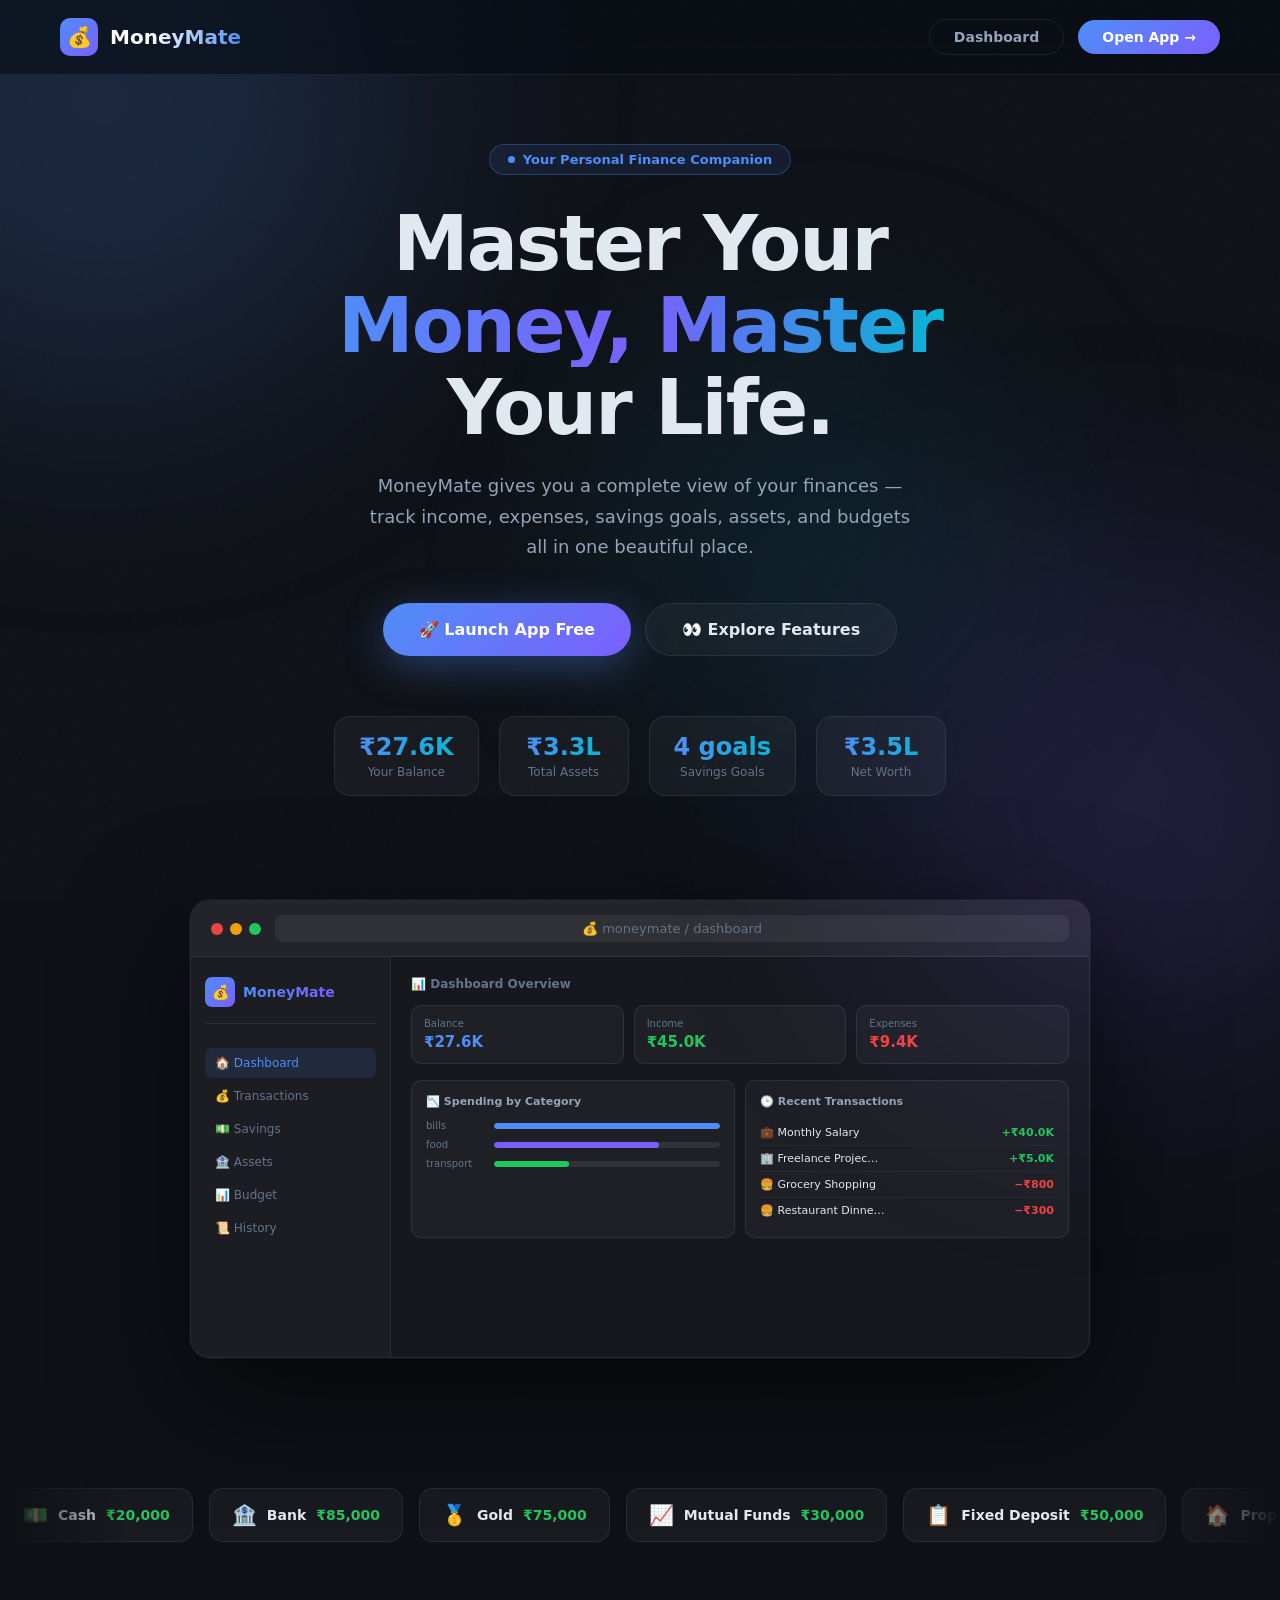
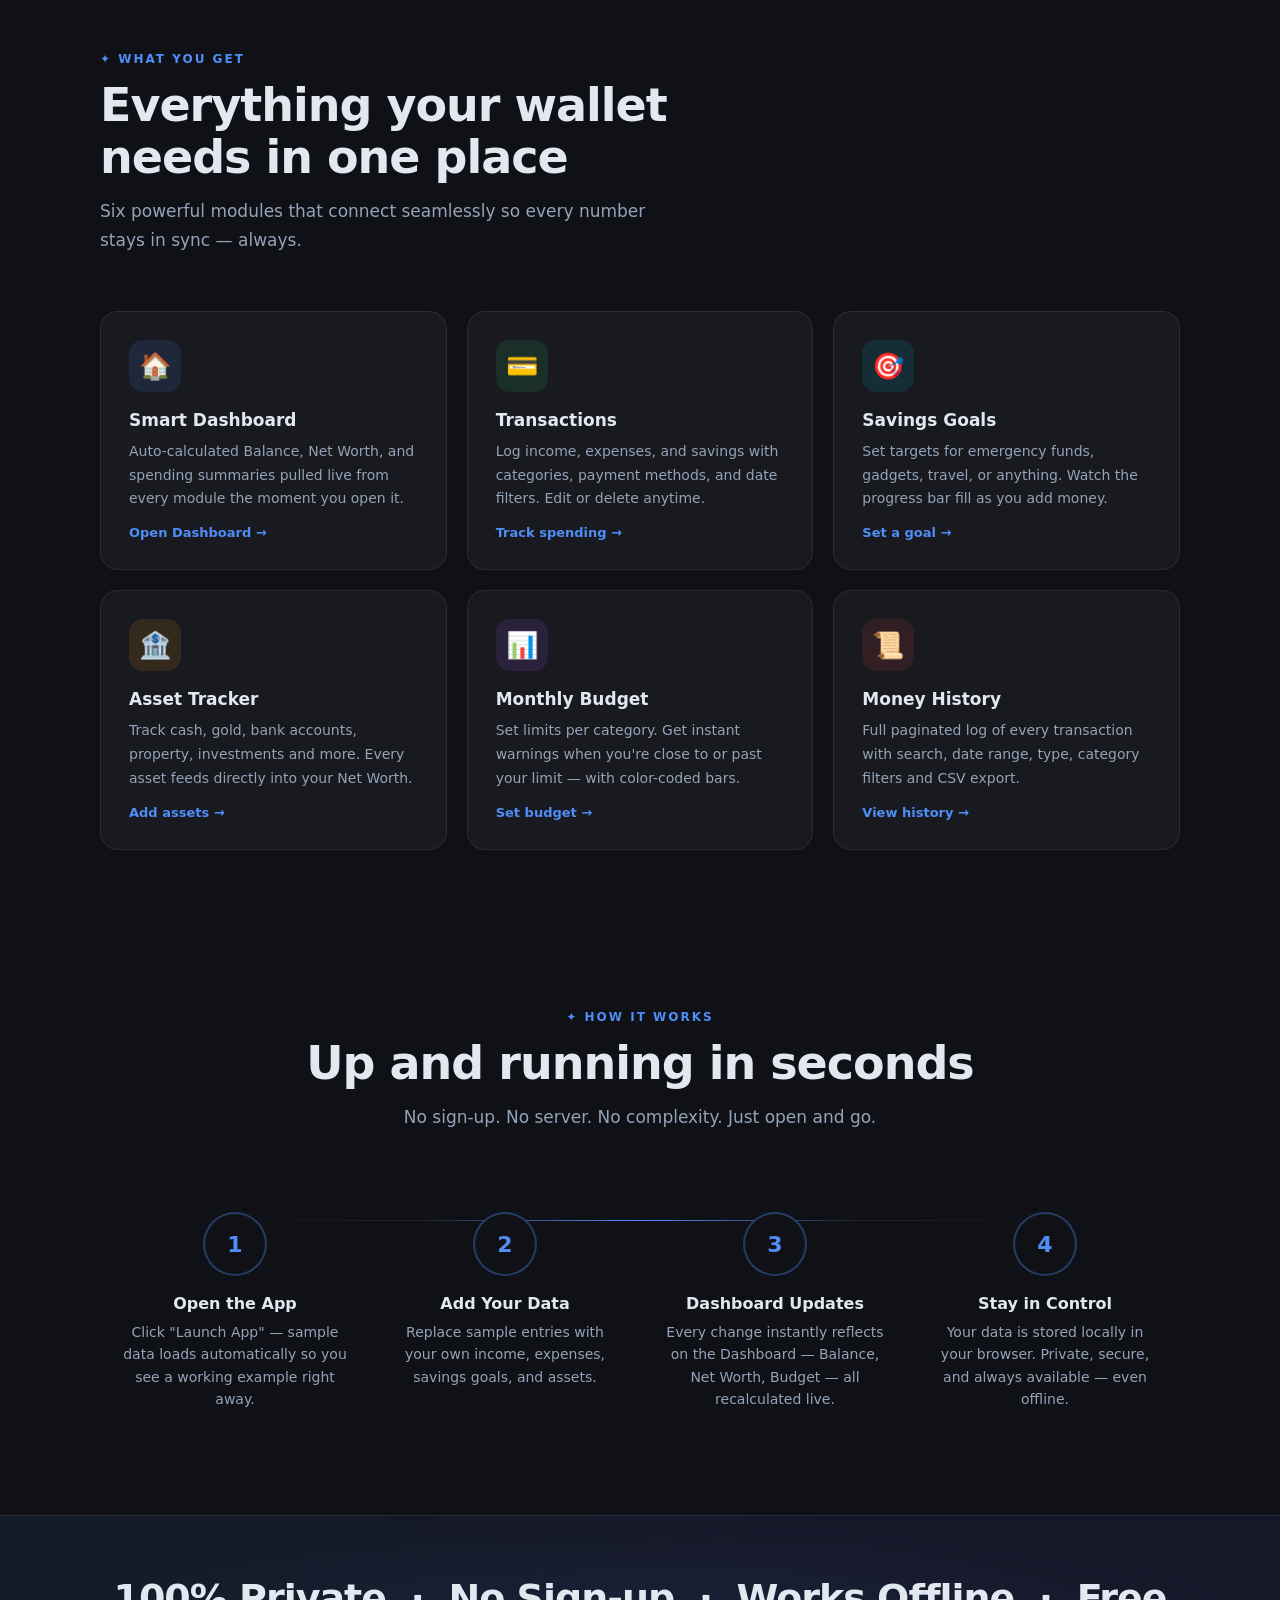
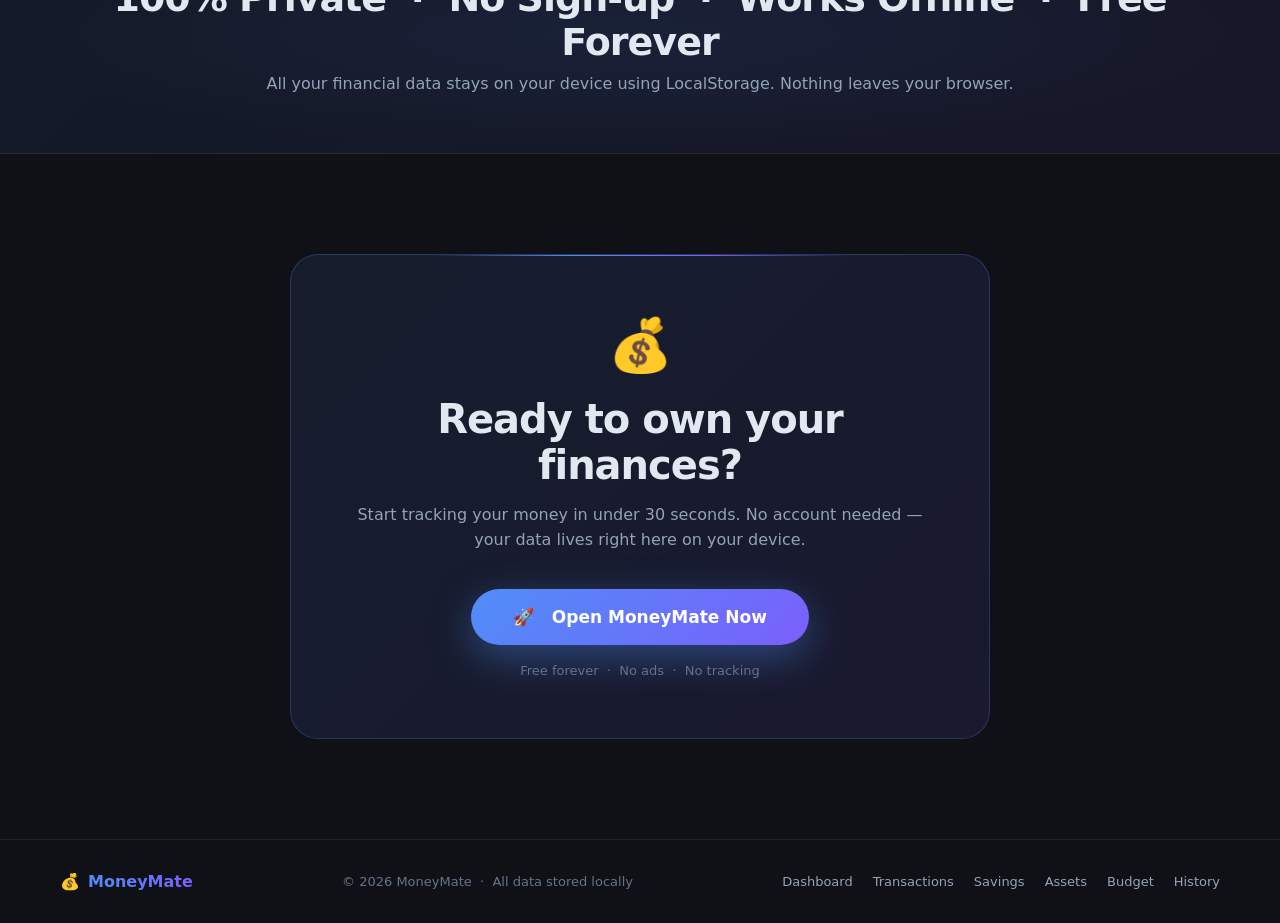
<file: index.html>
<!DOCTYPE html>
<html lang="en">
<head>
  <meta charset="UTF-8" />
  <meta name="viewport" content="width=device-width, initial-scale=1.0" />
  <title>MoneyMate — Take Control of Your Money</title>
  <link rel="stylesheet" href="shared.css" />
  <link rel="stylesheet" href="landing.css" />
</head>
<body>

<!-- Animated background orbs -->
<div class="orb orb1"></div>
<div class="orb orb2"></div>
<div class="orb orb3"></div>

<!-- ── Navbar ── -->
<nav class="land-nav">
  <div class="nav-logo">
    <div class="logo-badge">💰</div>
    <span class="logo-name">MoneyMate</span>
  </div>
  <div class="nav-cta">
    <a href="dashboard.html" class="btn-nav outline">Dashboard</a>
    <a href="dashboard.html" class="btn-nav filled">Open App →</a>
  </div>
</nav>

<!-- ── Hero ── -->
<section class="hero">
  <div class="hero-inner">
    <div class="hero-pill"><span class="dot"></span> Your Personal Finance Companion</div>
    <h1 class="hero-title">
      <span class="line1">Master Your</span>
      <span class="line2">Money, Master</span>
      <span class="line1">Your Life.</span>
    </h1>
    <p class="hero-sub">
      MoneyMate gives you a complete view of your finances — track income, expenses,
      savings goals, assets, and budgets all in one beautiful place.
    </p>
    <div class="hero-buttons">
      <a href="dashboard.html" class="btn-hero-primary">🚀 Launch App Free</a>
      <a href="#features"      class="btn-hero-secondary">👀 Explore Features</a>
    </div>
    <div class="hero-stats">
      <div class="hero-stat">
        <div class="hs-val" id="liveBalance">—</div>
        <div class="hs-label">Your Balance</div>
      </div>
      <div class="hero-stat">
        <div class="hs-val" id="liveAssets">—</div>
        <div class="hs-label">Total Assets</div>
      </div>
      <div class="hero-stat">
        <div class="hs-val" id="liveGoals">—</div>
        <div class="hs-label">Savings Goals</div>
      </div>
      <div class="hero-stat">
        <div class="hs-val" id="liveNetWorth">—</div>
        <div class="hs-label">Net Worth</div>
      </div>
    </div>
  </div>
</section>

<!-- ── App Preview Mockup ── -->
<section class="preview-section">
  <div class="mockup-frame">
    <div class="mockup-bar">
      <div class="mockup-dots">
        <span class="d1"></span><span class="d2"></span><span class="d3"></span>
      </div>
      <div class="mockup-url">💰 moneymate / dashboard</div>
    </div>
    <div class="mockup-body">
      <div class="mock-sidebar">
        <div class="mock-logo">
          <div class="mock-logo-box">💰</div>
          <div class="mock-logo-text">MoneyMate</div>
        </div>
        <div class="mock-nav-item active">🏠 Dashboard</div>
        <div class="mock-nav-item">💰 Transactions</div>
        <div class="mock-nav-item">💵 Savings</div>
        <div class="mock-nav-item">🏦 Assets</div>
        <div class="mock-nav-item">📊 Budget</div>
        <div class="mock-nav-item">📜 History</div>
      </div>
      <div class="mock-main">
        <div style="font-size:12px;color:var(--text3);margin-bottom:14px;font-weight:600">📊 Dashboard Overview</div>
        <div class="mock-stat-row">
          <div class="mock-stat">
            <div class="ms-label">Balance</div>
            <div class="ms-val ms-blue" id="mBalance">—</div>
          </div>
          <div class="mock-stat">
            <div class="ms-label">Income</div>
            <div class="ms-val ms-green" id="mIncome">—</div>
          </div>
          <div class="mock-stat">
            <div class="ms-label">Expenses</div>
            <div class="ms-val ms-red" id="mExpenses">—</div>
          </div>
        </div>
        <div class="mock-chart-row">
          <div class="mock-card">
            <div class="mock-card-title">📉 Spending by Category</div>
            <div id="mockBars"></div>
          </div>
          <div class="mock-card">
            <div class="mock-card-title">🕒 Recent Transactions</div>
            <div id="mockTxs"></div>
          </div>
        </div>
      </div>
    </div>
  </div>
</section>

<!-- ── Ticker ── -->
<div class="ticker-wrap">
  <div class="ticker-track" id="tickerTrack"></div>
</div>

<!-- ── Features ── -->
<section class="land-section" id="features">
  <div class="reveal">
    <div class="section-label">✦ What you get</div>
    <h2 class="section-title">Everything your wallet<br/>needs in one place</h2>
    <p class="section-sub">Six powerful modules that connect seamlessly so every number stays in sync — always.</p>
  </div>
  <div class="features-grid">
    <div class="feat-card reveal">
      <div class="feat-icon" style="background:rgba(79,142,247,.12)">🏠</div>
      <div class="feat-title">Smart Dashboard</div>
      <div class="feat-desc">Auto-calculated Balance, Net Worth, and spending summaries pulled live from every module the moment you open it.</div>
      <a href="dashboard.html" class="feat-link">Open Dashboard →</a>
    </div>
    <div class="feat-card reveal">
      <div class="feat-icon" style="background:rgba(34,197,94,.12)">💳</div>
      <div class="feat-title">Transactions</div>
      <div class="feat-desc">Log income, expenses, and savings with categories, payment methods, and date filters. Edit or delete anytime.</div>
      <a href="transactions.html" class="feat-link">Track spending →</a>
    </div>
    <div class="feat-card reveal">
      <div class="feat-icon" style="background:rgba(6,182,212,.12)">🎯</div>
      <div class="feat-title">Savings Goals</div>
      <div class="feat-desc">Set targets for emergency funds, gadgets, travel, or anything. Watch the progress bar fill as you add money.</div>
      <a href="savings.html" class="feat-link">Set a goal →</a>
    </div>
    <div class="feat-card reveal">
      <div class="feat-icon" style="background:rgba(245,158,11,.12)">🏦</div>
      <div class="feat-title">Asset Tracker</div>
      <div class="feat-desc">Track cash, gold, bank accounts, property, investments and more. Every asset feeds directly into your Net Worth.</div>
      <a href="assets.html" class="feat-link">Add assets →</a>
    </div>
    <div class="feat-card reveal">
      <div class="feat-icon" style="background:rgba(168,85,247,.12)">📊</div>
      <div class="feat-title">Monthly Budget</div>
      <div class="feat-desc">Set limits per category. Get instant warnings when you're close to or past your limit — with color-coded bars.</div>
      <a href="budget.html" class="feat-link">Set budget →</a>
    </div>
    <div class="feat-card reveal">
      <div class="feat-icon" style="background:rgba(239,68,68,.12)">📜</div>
      <div class="feat-title">Money History</div>
      <div class="feat-desc">Full paginated log of every transaction with search, date range, type, category filters and CSV export.</div>
      <a href="history.html" class="feat-link">View history →</a>
    </div>
  </div>
</section>

<!-- ── How it works ── -->
<section class="land-section">
  <div class="reveal" style="text-align:center">
    <div class="section-label" style="text-align:center">✦ How it works</div>
    <h2 class="section-title" style="text-align:center">Up and running in seconds</h2>
    <p class="section-sub" style="text-align:center;margin:0 auto 56px">No sign-up. No server. No complexity. Just open and go.</p>
  </div>
  <div class="steps-grid">
    <div class="step reveal">
      <div class="step-num">1</div>
      <div class="step-title">Open the App</div>
      <div class="step-desc">Click "Launch App" — sample data loads automatically so you see a working example right away.</div>
    </div>
    <div class="step reveal">
      <div class="step-num">2</div>
      <div class="step-title">Add Your Data</div>
      <div class="step-desc">Replace sample entries with your own income, expenses, savings goals, and assets.</div>
    </div>
    <div class="step reveal">
      <div class="step-num">3</div>
      <div class="step-title">Dashboard Updates</div>
      <div class="step-desc">Every change instantly reflects on the Dashboard — Balance, Net Worth, Budget — all recalculated live.</div>
    </div>
    <div class="step reveal">
      <div class="step-num">4</div>
      <div class="step-title">Stay in Control</div>
      <div class="step-desc">Your data is stored locally in your browser. Private, secure, and always available — even offline.</div>
    </div>
  </div>
</section>

<!-- ── Privacy strip ── -->
<div class="strip reveal">
  <div class="strip-title">100% Private &nbsp;·&nbsp; No Sign-up &nbsp;·&nbsp; Works Offline &nbsp;·&nbsp; Free Forever</div>
  <div class="strip-sub">All your financial data stays on your device using LocalStorage. Nothing leaves your browser.</div>
</div>

<!-- ── CTA ── -->
<section class="cta-section">
  <div class="cta-box reveal">
    <span class="cta-emoji">💰</span>
    <h2 class="cta-title">Ready to own your finances?</h2>
    <p class="cta-sub">Start tracking your money in under 30 seconds. No account needed — your data lives right here on your device.</p>
    <a href="dashboard.html" class="btn-cta">🚀 &nbsp; Open MoneyMate Now</a>
    <div class="cta-note">Free forever &nbsp;·&nbsp; No ads &nbsp;·&nbsp; No tracking</div>
  </div>
</section>

<!-- ── Footer ── -->
<footer class="land-footer">
  <div class="footer-logo">
    <span>💰</span>
    <span style="background:linear-gradient(90deg,var(--accent),var(--accent2));-webkit-background-clip:text;-webkit-text-fill-color:transparent;background-clip:text">MoneyMate</span>
  </div>
  <div class="footer-copy">© 2026 MoneyMate &nbsp;·&nbsp; All data stored locally</div>
  <div class="footer-links">
    <a href="dashboard.html">Dashboard</a>
    <a href="transactions.html">Transactions</a>
    <a href="savings.html">Savings</a>
    <a href="assets.html">Assets</a>
    <a href="budget.html">Budget</a>
    <a href="history.html">History</a>
  </div>
</footer>

<script src="shared.js"></script>
<script src="landing.js"></script>
</body>
</html>
</file>
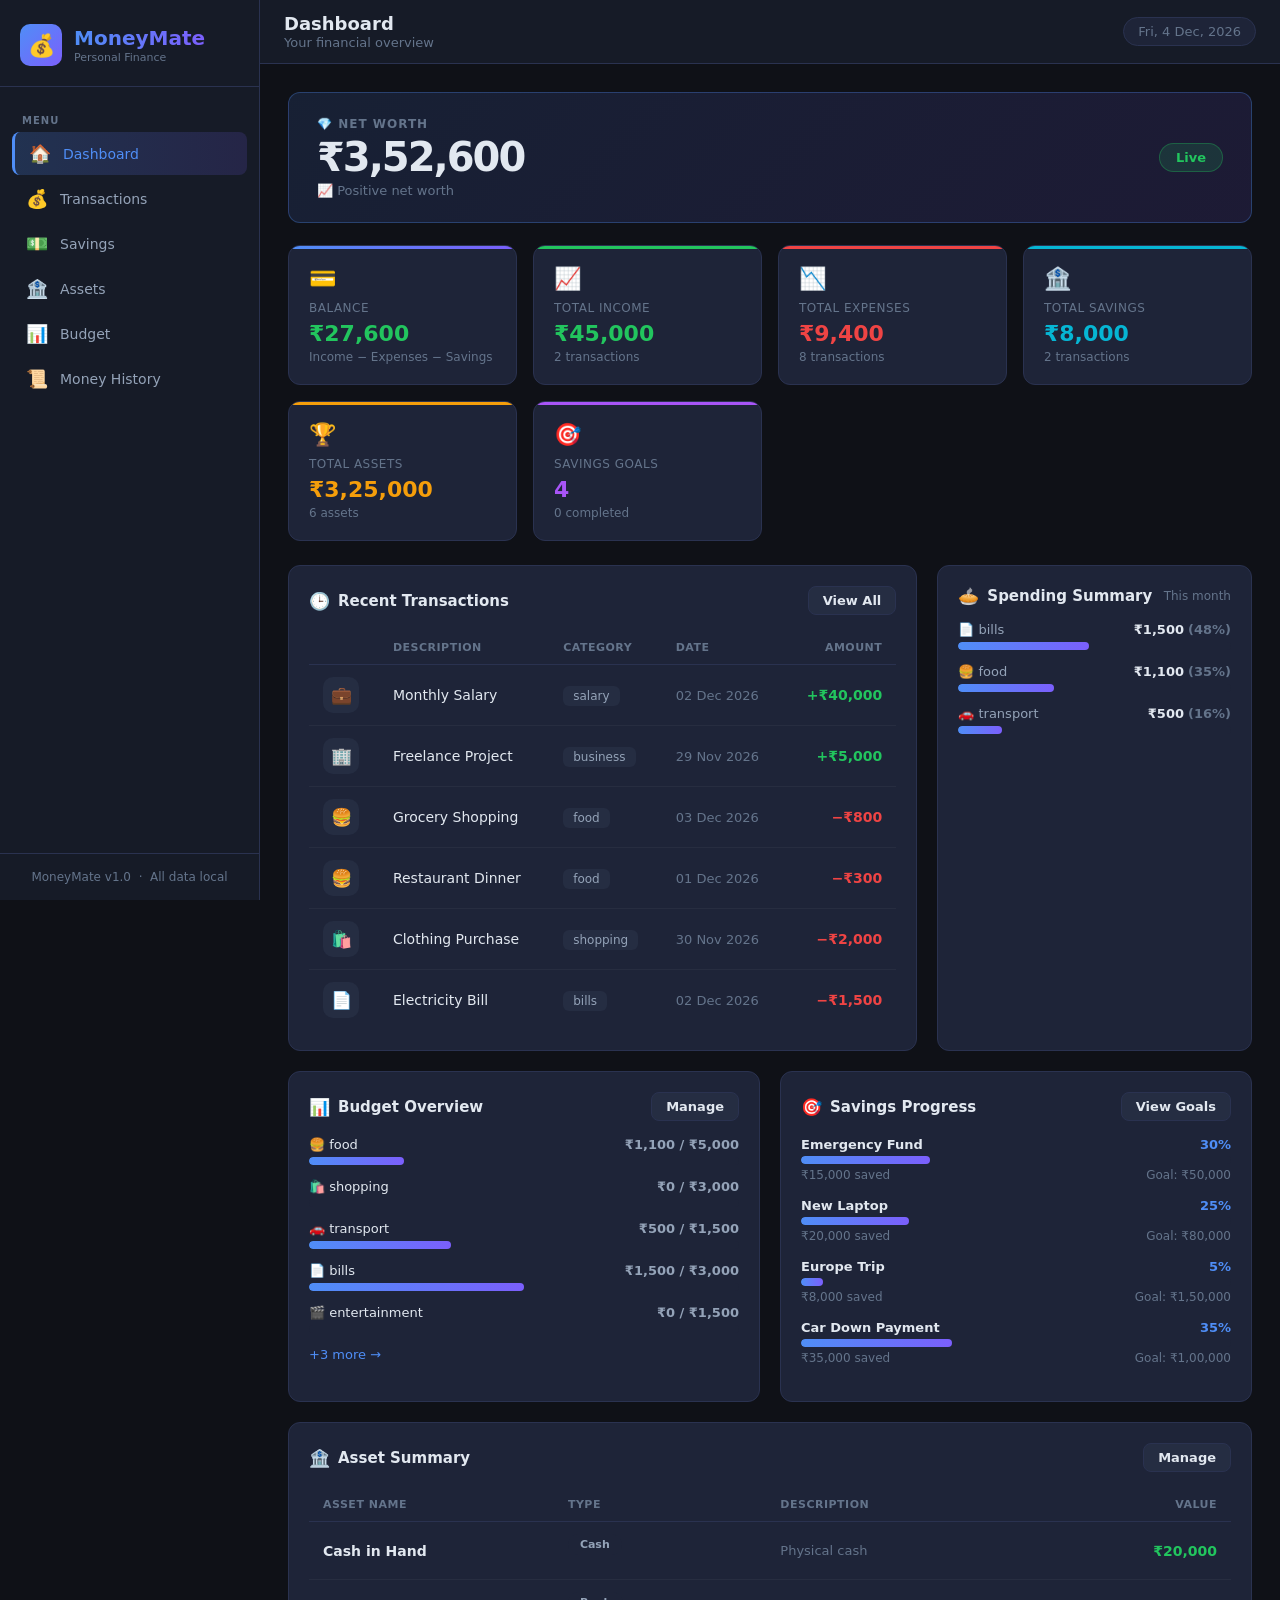
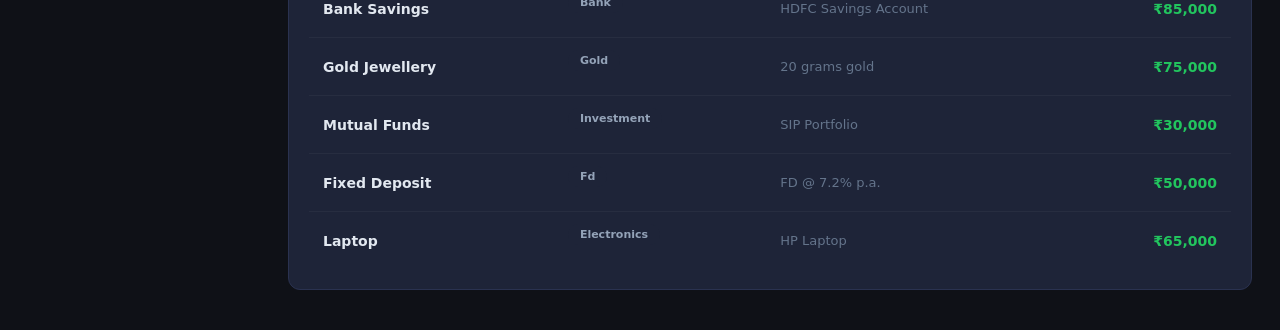
<file: dashboard.html>
<!DOCTYPE html>
<html lang="en">
<head>
  <meta charset="UTF-8" />
  <meta name="viewport" content="width=device-width, initial-scale=1.0" />
  <title>MoneyMate — Dashboard</title>
  <link rel="stylesheet" href="shared.css" />
  <link rel="stylesheet" href="dashboard.css" />
</head>
<body>
<div class="layout">

  <aside class="sidebar" id="sidebar">
    <div class="sidebar-logo">
      <div class="logo-icon">💰</div>
      <div>
        <div class="logo-text">MoneyMate</div>
        <div class="logo-sub">Personal Finance</div>
      </div>
    </div>
    <nav class="nav-menu">
      <div class="nav-section-label">Menu</div>
      <a href="dashboard.html"    class="nav-link"><span class="nav-icon">🏠</span><span class="nav-label">Dashboard</span></a>
      <a href="transactions.html" class="nav-link"><span class="nav-icon">💰</span><span class="nav-label">Transactions</span></a>
      <a href="savings.html"      class="nav-link"><span class="nav-icon">💵</span><span class="nav-label">Savings</span></a>
      <a href="assets.html"       class="nav-link"><span class="nav-icon">🏦</span><span class="nav-label">Assets</span></a>
      <a href="budget.html"       class="nav-link"><span class="nav-icon">📊</span><span class="nav-label">Budget</span></a>
      <a href="history.html"      class="nav-link"><span class="nav-icon">📜</span><span class="nav-label">Money History</span></a>
    </nav>
    <div class="sidebar-footer">MoneyMate v1.0 &nbsp;·&nbsp; All data local</div>
  </aside>
  <div id="sidebarOverlay"></div>

  <div class="main-content">
    <header class="top-header">
      <div class="header-left">
        <button class="menu-toggle" id="menuToggle">☰</button>
        <div>
          <div class="header-title">Dashboard</div>
          <div class="header-subtitle">Your financial overview</div>
        </div>
      </div>
      <div class="header-right">
        <div class="header-date" id="headerDate"></div>
      </div>
    </header>

    <main class="page-content">

      <!-- Net Worth Banner -->
      <div class="networth-banner">
        <div class="nw-left">
          <div class="nw-label">💎 Net Worth</div>
          <div class="nw-value" id="netWorthVal">₹0</div>
          <div class="nw-sub" id="netWorthSub">Total Assets + Balance</div>
        </div>
        <div class="nw-right">
          <span class="nw-badge">Live</span>
        </div>
      </div>

      <!-- Stat Cards -->
      <div class="stats-grid">
        <div class="stat-card blue">
          <div class="stat-icon">💳</div>
          <div class="stat-label">Balance</div>
          <div class="stat-value" id="statBalance">₹0</div>
          <div class="stat-change">Income − Expenses − Savings</div>
        </div>
        <div class="stat-card green">
          <div class="stat-icon">📈</div>
          <div class="stat-label">Total Income</div>
          <div class="stat-value positive" id="statIncome">₹0</div>
          <div class="stat-change" id="incomeCount">0 transactions</div>
        </div>
        <div class="stat-card red">
          <div class="stat-icon">📉</div>
          <div class="stat-label">Total Expenses</div>
          <div class="stat-value negative" id="statExpenses">₹0</div>
          <div class="stat-change" id="expenseCount">0 transactions</div>
        </div>
        <div class="stat-card cyan">
          <div class="stat-icon">🏦</div>
          <div class="stat-label">Total Savings</div>
          <div class="stat-value" style="color:var(--cyan)" id="statSavings">₹0</div>
          <div class="stat-change" id="savingCount">0 transactions</div>
        </div>
        <div class="stat-card yellow">
          <div class="stat-icon">🏆</div>
          <div class="stat-label">Total Assets</div>
          <div class="stat-value" style="color:var(--yellow)" id="statAssets">₹0</div>
          <div class="stat-change" id="assetCount">0 assets</div>
        </div>
        <div class="stat-card purple">
          <div class="stat-icon">🎯</div>
          <div class="stat-label">Savings Goals</div>
          <div class="stat-value" style="color:var(--purple)" id="statGoals">0</div>
          <div class="stat-change" id="goalsProgress">Active goals</div>
        </div>
      </div>

      <!-- Recent Transactions + Spending Summary -->
      <div class="dash-row">
        <div class="card">
          <div class="card-header">
            <div class="card-title"><span class="card-title-icon">🕒</span> Recent Transactions</div>
            <a href="transactions.html" class="btn btn-secondary btn-sm">View All</a>
          </div>
          <div class="table-wrap">
            <table>
              <thead>
                <tr>
                  <th></th>
                  <th>Description</th>
                  <th>Category</th>
                  <th>Date</th>
                  <th class="text-right">Amount</th>
                </tr>
              </thead>
              <tbody id="recentTxBody">
                <tr><td colspan="5" class="text-center text-muted" style="padding:24px">Loading…</td></tr>
              </tbody>
            </table>
          </div>
        </div>
        <div class="card">
          <div class="card-header">
            <div class="card-title"><span class="card-title-icon">🥧</span> Spending Summary</div>
            <span class="text-muted" style="font-size:12px">This month</span>
          </div>
          <div id="spendingSummary"></div>
        </div>
      </div>

      <!-- Budget Overview + Savings Progress -->
      <div class="dash-row-equal">
        <div class="card">
          <div class="card-header">
            <div class="card-title"><span class="card-title-icon">📊</span> Budget Overview</div>
            <a href="budget.html" class="btn btn-secondary btn-sm">Manage</a>
          </div>
          <div id="budgetOverview"></div>
        </div>
        <div class="card">
          <div class="card-header">
            <div class="card-title"><span class="card-title-icon">🎯</span> Savings Progress</div>
            <a href="savings.html" class="btn btn-secondary btn-sm">View Goals</a>
          </div>
          <div id="savingsProgress"></div>
        </div>
      </div>

      <!-- Asset Summary -->
      <div class="card">
        <div class="card-header">
          <div class="card-title"><span class="card-title-icon">🏦</span> Asset Summary</div>
          <a href="assets.html" class="btn btn-secondary btn-sm">Manage</a>
        </div>
        <div class="table-wrap">
          <table>
            <thead>
              <tr>
                <th>Asset Name</th>
                <th>Type</th>
                <th>Description</th>
                <th class="text-right">Value</th>
              </tr>
            </thead>
            <tbody id="assetSummaryBody"></tbody>
          </table>
        </div>
      </div>

    </main>
  </div>
</div>

<script src="shared.js"></script>
<script src="dashboard.js"></script>
</body>
</html>
</file>
<file: shared.css>
/* ============================================================
   MoneyMate — Shared Stylesheet
   ============================================================ */

/* ─── CSS Variables ──────────────────────────────────────── */
:root {
  --bg:          #0f1117;
  --bg2:         #161b27;
  --bg3:         #1e2438;
  --surface:     #1e2438;
  --surface2:    #252d42;
  --border:      #2a3250;
  --accent:      #4f8ef7;
  --accent2:     #7b5ffc;
  --green:       #22c55e;
  --red:         #ef4444;
  --yellow:      #f59e0b;
  --orange:      #f97316;
  --cyan:        #06b6d4;
  --purple:      #a855f7;
  --text:        #e2e8f0;
  --text2:       #94a3b8;
  --text3:       #64748b;
  --sidebar-w:   260px;
  --radius:      12px;
  --radius-sm:   8px;
  --shadow:      0 4px 24px rgba(0,0,0,.4);
  --transition:  .2s ease;
}

/* ─── Reset ──────────────────────────────────────────────── */
*, *::before, *::after { box-sizing: border-box; margin: 0; padding: 0; }
html { scroll-behavior: smooth; }
body {
  font-family: 'Segoe UI', system-ui, -apple-system, sans-serif;
  background: var(--bg);
  color: var(--text);
  min-height: 100vh;
  overflow-x: hidden;
}
a { text-decoration: none; color: inherit; }
ul { list-style: none; }
button { cursor: pointer; font-family: inherit; border: none; outline: none; }
input, select, textarea { font-family: inherit; }
img { max-width: 100%; }

/* ─── Layout ─────────────────────────────────────────────── */
.layout {
  display: flex;
  min-height: 100vh;
}

/* ─── Sidebar ────────────────────────────────────────────── */
.sidebar {
  width: var(--sidebar-w);
  background: var(--bg2);
  border-right: 1px solid var(--border);
  position: fixed;
  top: 0; left: 0;
  height: 100vh;
  display: flex;
  flex-direction: column;
  z-index: 200;
  transition: transform var(--transition);
}

.sidebar-logo {
  padding: 24px 20px 20px;
  border-bottom: 1px solid var(--border);
  display: flex;
  align-items: center;
  gap: 12px;
}
.sidebar-logo .logo-icon {
  width: 42px; height: 42px;
  background: linear-gradient(135deg, var(--accent), var(--accent2));
  border-radius: 10px;
  display: flex; align-items: center; justify-content: center;
  font-size: 22px;
}
.sidebar-logo .logo-text {
  font-size: 20px;
  font-weight: 700;
  background: linear-gradient(90deg, var(--accent), var(--accent2));
  -webkit-background-clip: text;
  -webkit-text-fill-color: transparent;
  background-clip: text;
}
.sidebar-logo .logo-sub {
  font-size: 11px;
  color: var(--text3);
  margin-top: 1px;
}

.nav-menu {
  flex: 1;
  padding: 16px 12px;
  overflow-y: auto;
}

.nav-section-label {
  font-size: 10px;
  font-weight: 600;
  letter-spacing: 1px;
  color: var(--text3);
  text-transform: uppercase;
  padding: 12px 10px 6px;
}

.nav-link {
  display: flex;
  align-items: center;
  gap: 12px;
  padding: 11px 14px;
  border-radius: var(--radius-sm);
  color: var(--text2);
  font-size: 14px;
  font-weight: 500;
  transition: background var(--transition), color var(--transition);
  margin-bottom: 2px;
}
.nav-link:hover {
  background: var(--bg3);
  color: var(--text);
}
.nav-link.active {
  background: linear-gradient(90deg, rgba(79,142,247,.2), rgba(123,95,252,.15));
  color: var(--accent);
  border-left: 3px solid var(--accent);
}
.nav-link .nav-icon { font-size: 18px; width: 22px; text-align: center; }
.nav-link .nav-label { flex: 1; }

.sidebar-footer {
  padding: 16px 20px;
  border-top: 1px solid var(--border);
  font-size: 12px;
  color: var(--text3);
  text-align: center;
}

/* ─── Main Content ───────────────────────────────────────── */
.main-content {
  margin-left: var(--sidebar-w);
  flex: 1;
  display: flex;
  flex-direction: column;
  min-height: 100vh;
}

/* ─── Top Header ─────────────────────────────────────────── */
.top-header {
  position: sticky;
  top: 0;
  z-index: 100;
  background: var(--bg2);
  border-bottom: 1px solid var(--border);
  padding: 0 24px;
  height: 64px;
  display: flex;
  align-items: center;
  justify-content: space-between;
  backdrop-filter: blur(10px);
}
.header-left {
  display: flex;
  align-items: center;
  gap: 14px;
}
.header-title {
  font-size: 18px;
  font-weight: 600;
  color: var(--text);
}
.header-subtitle {
  font-size: 13px;
  color: var(--text3);
  margin-top: 1px;
}
.header-right {
  display: flex;
  align-items: center;
  gap: 12px;
}
.header-date {
  font-size: 13px;
  color: var(--text3);
  background: var(--surface);
  padding: 6px 14px;
  border-radius: 20px;
  border: 1px solid var(--border);
}
.menu-toggle {
  display: none;
  background: var(--surface);
  border: 1px solid var(--border);
  color: var(--text);
  width: 38px; height: 38px;
  border-radius: var(--radius-sm);
  font-size: 18px;
  align-items: center;
  justify-content: center;
}

/* ─── Page Content ───────────────────────────────────────── */
.page-content {
  flex: 1;
  padding: 28px 28px 40px;
}

/* ─── Cards ──────────────────────────────────────────────── */
.card {
  background: var(--surface);
  border: 1px solid var(--border);
  border-radius: var(--radius);
  padding: 20px;
  transition: box-shadow var(--transition);
}
.card:hover { box-shadow: 0 8px 32px rgba(0,0,0,.35); }
.card-header {
  display: flex;
  align-items: center;
  justify-content: space-between;
  margin-bottom: 16px;
}
.card-title {
  font-size: 15px;
  font-weight: 600;
  color: var(--text);
  display: flex;
  align-items: center;
  gap: 8px;
}
.card-title-icon {
  font-size: 17px;
}

/* ─── Stat Cards (Dashboard) ─────────────────────────────── */
.stats-grid {
  display: grid;
  grid-template-columns: repeat(auto-fit, minmax(190px, 1fr));
  gap: 16px;
  margin-bottom: 28px;
}
.stat-card {
  background: var(--surface);
  border: 1px solid var(--border);
  border-radius: var(--radius);
  padding: 20px;
  position: relative;
  overflow: hidden;
  transition: transform var(--transition), box-shadow var(--transition);
}
.stat-card::before {
  content: '';
  position: absolute;
  top: 0; left: 0; right: 0;
  height: 3px;
  border-radius: var(--radius) var(--radius) 0 0;
}
.stat-card.blue::before   { background: linear-gradient(90deg, var(--accent), var(--accent2)); }
.stat-card.green::before  { background: var(--green); }
.stat-card.red::before    { background: var(--red); }
.stat-card.yellow::before { background: var(--yellow); }
.stat-card.cyan::before   { background: var(--cyan); }
.stat-card.purple::before { background: var(--purple); }

.stat-card:hover { transform: translateY(-2px); box-shadow: var(--shadow); }
.stat-icon {
  font-size: 22px;
  margin-bottom: 10px;
}
.stat-label {
  font-size: 12px;
  color: var(--text3);
  font-weight: 500;
  text-transform: uppercase;
  letter-spacing: .5px;
  margin-bottom: 6px;
}
.stat-value {
  font-size: 22px;
  font-weight: 700;
  color: var(--text);
}
.stat-value.positive { color: var(--green); }
.stat-value.negative { color: var(--red); }
.stat-change {
  font-size: 12px;
  color: var(--text3);
  margin-top: 4px;
}

/* ─── Dashboard Grid ─────────────────────────────────────── */
.dash-grid {
  display: grid;
  grid-template-columns: 1fr 1fr;
  gap: 20px;
  margin-bottom: 20px;
}
.dash-grid.three { grid-template-columns: 1fr 1fr 1fr; }
.dash-grid.wide  { grid-template-columns: 2fr 1fr; }
@media (max-width: 1100px) {
  .dash-grid { grid-template-columns: 1fr; }
  .dash-grid.wide { grid-template-columns: 1fr; }
}

/* ─── Tables ─────────────────────────────────────────────── */
.table-wrap { overflow-x: auto; }
table {
  width: 100%;
  border-collapse: collapse;
  font-size: 14px;
}
thead th {
  padding: 10px 14px;
  text-align: left;
  font-size: 11px;
  font-weight: 600;
  text-transform: uppercase;
  letter-spacing: .5px;
  color: var(--text3);
  border-bottom: 1px solid var(--border);
}
tbody td {
  padding: 12px 14px;
  border-bottom: 1px solid rgba(255,255,255,.04);
  color: var(--text);
  vertical-align: middle;
}
tbody tr:hover td { background: var(--surface2); }
tbody tr:last-child td { border-bottom: none; }

.amount-positive { color: var(--green); font-weight: 600; }
.amount-negative { color: var(--red); font-weight: 600; }
.amount-saving   { color: var(--cyan); font-weight: 600; }

/* ─── Badges ─────────────────────────────────────────────── */
.badge {
  display: inline-block;
  padding: 3px 10px;
  border-radius: 20px;
  font-size: 11px;
  font-weight: 600;
  text-transform: capitalize;
}
.badge-income  { background: rgba(34,197,94,.15);  color: var(--green); }
.badge-expense { background: rgba(239,68,68,.15);  color: var(--red); }
.badge-saving  { background: rgba(6,182,212,.15);  color: var(--cyan); }

.badge-cat {
  background: var(--surface2);
  color: var(--text2);
  padding: 3px 10px;
  border-radius: 6px;
  font-size: 12px;
}

/* ─── Progress Bar ───────────────────────────────────────── */
.progress-wrap { width: 100%; background: var(--bg3); border-radius: 8px; height: 8px; overflow: hidden; }
.progress-bar {
  height: 100%;
  border-radius: 8px;
  transition: width .5s ease;
  background: linear-gradient(90deg, var(--accent), var(--accent2));
}
.progress-bar.green  { background: var(--green); }
.progress-bar.yellow { background: var(--yellow); }
.progress-bar.red    { background: var(--red); }
.progress-bar.cyan   { background: var(--cyan); }

/* ─── Forms ──────────────────────────────────────────────── */
.form-group { margin-bottom: 16px; }
.form-label {
  display: block;
  font-size: 13px;
  color: var(--text2);
  margin-bottom: 6px;
  font-weight: 500;
}
.form-input, .form-select, .form-textarea {
  width: 100%;
  background: var(--bg3);
  border: 1px solid var(--border);
  border-radius: var(--radius-sm);
  color: var(--text);
  padding: 10px 14px;
  font-size: 14px;
  transition: border-color var(--transition);
}
.form-input:focus, .form-select:focus, .form-textarea:focus {
  outline: none;
  border-color: var(--accent);
  box-shadow: 0 0 0 3px rgba(79,142,247,.12);
}
.form-select option { background: var(--bg2); }
.form-textarea { resize: vertical; min-height: 80px; }
.form-row { display: grid; grid-template-columns: 1fr 1fr; gap: 16px; }
.form-row.three { grid-template-columns: 1fr 1fr 1fr; }

/* ─── Buttons ────────────────────────────────────────────── */
.btn {
  display: inline-flex;
  align-items: center;
  gap: 7px;
  padding: 9px 18px;
  border-radius: var(--radius-sm);
  font-size: 14px;
  font-weight: 600;
  transition: all var(--transition);
}
.btn-primary {
  background: linear-gradient(135deg, var(--accent), var(--accent2));
  color: #fff;
}
.btn-primary:hover { opacity: .88; transform: translateY(-1px); }
.btn-secondary {
  background: var(--surface2);
  color: var(--text);
  border: 1px solid var(--border);
}
.btn-secondary:hover { background: var(--bg3); }
.btn-danger {
  background: rgba(239,68,68,.15);
  color: var(--red);
  border: 1px solid rgba(239,68,68,.3);
}
.btn-danger:hover { background: rgba(239,68,68,.25); }
.btn-success {
  background: rgba(34,197,94,.15);
  color: var(--green);
  border: 1px solid rgba(34,197,94,.3);
}
.btn-success:hover { background: rgba(34,197,94,.25); }
.btn-icon {
  padding: 7px;
  width: 32px; height: 32px;
  justify-content: center;
  background: var(--surface2);
  border: 1px solid var(--border);
  border-radius: var(--radius-sm);
  color: var(--text2);
  font-size: 15px;
}
.btn-icon:hover { color: var(--text); background: var(--bg3); }
.btn-sm { padding: 6px 14px; font-size: 13px; }

/* ─── Modal ──────────────────────────────────────────────── */
.modal-overlay {
  position: fixed;
  inset: 0;
  background: rgba(0,0,0,.65);
  z-index: 500;
  display: flex;
  align-items: center;
  justify-content: center;
  padding: 20px;
  opacity: 0;
  pointer-events: none;
  transition: opacity var(--transition);
}
.modal-overlay.open {
  opacity: 1;
  pointer-events: all;
}
.modal {
  background: var(--bg2);
  border: 1px solid var(--border);
  border-radius: var(--radius);
  width: 100%;
  max-width: 500px;
  max-height: 90vh;
  overflow-y: auto;
  box-shadow: var(--shadow);
  transform: translateY(20px);
  transition: transform var(--transition);
}
.modal-overlay.open .modal { transform: translateY(0); }
.modal-header {
  padding: 20px 24px 0;
  display: flex;
  align-items: center;
  justify-content: space-between;
}
.modal-title { font-size: 17px; font-weight: 700; }
.modal-close {
  background: var(--surface);
  border: 1px solid var(--border);
  color: var(--text2);
  width: 32px; height: 32px;
  border-radius: var(--radius-sm);
  font-size: 18px;
  display: flex; align-items: center; justify-content: center;
  transition: color var(--transition), background var(--transition);
}
.modal-close:hover { color: var(--text); background: var(--surface2); }
.modal-body { padding: 20px 24px; }
.modal-footer {
  padding: 0 24px 20px;
  display: flex;
  gap: 10px;
  justify-content: flex-end;
}

/* ─── Search & Filter Bar ────────────────────────────────── */
.search-bar {
  display: flex;
  gap: 10px;
  align-items: center;
  flex-wrap: wrap;
  margin-bottom: 20px;
}
.search-input-wrap {
  position: relative;
  flex: 1;
  min-width: 180px;
}
.search-input-wrap .search-icon {
  position: absolute;
  left: 12px;
  top: 50%;
  transform: translateY(-50%);
  color: var(--text3);
  font-size: 15px;
  pointer-events: none;
}
.search-input-wrap input {
  padding-left: 38px;
}

/* ─── Empty State ────────────────────────────────────────── */
.empty-state {
  text-align: center;
  padding: 52px 20px;
  color: var(--text3);
}
.empty-state .empty-icon { font-size: 52px; margin-bottom: 14px; }
.empty-state .empty-title { font-size: 16px; font-weight: 600; color: var(--text2); margin-bottom: 6px; }
.empty-state .empty-desc  { font-size: 14px; }

/* ─── Page Header Area ───────────────────────────────────── */
.page-heading {
  display: flex;
  align-items: center;
  justify-content: space-between;
  margin-bottom: 24px;
  flex-wrap: wrap;
  gap: 12px;
}
.page-heading h2 {
  font-size: 22px;
  font-weight: 700;
}
.page-heading p {
  font-size: 13px;
  color: var(--text3);
  margin-top: 3px;
}

/* ─── Savings Goal Card ──────────────────────────────────── */
.goals-grid {
  display: grid;
  grid-template-columns: repeat(auto-fill, minmax(280px, 1fr));
  gap: 16px;
}
.goal-card {
  background: var(--surface);
  border: 1px solid var(--border);
  border-radius: var(--radius);
  padding: 20px;
  transition: transform var(--transition), box-shadow var(--transition);
}
.goal-card:hover { transform: translateY(-2px); box-shadow: var(--shadow); }
.goal-name { font-size: 16px; font-weight: 700; margin-bottom: 6px; }
.goal-desc { font-size: 13px; color: var(--text3); margin-bottom: 14px; }
.goal-amounts { display: flex; justify-content: space-between; font-size: 13px; margin-bottom: 10px; }
.goal-target  { color: var(--text3); }
.goal-current { color: var(--green); font-weight: 600; }
.goal-pct { font-size: 20px; font-weight: 700; color: var(--accent); margin-bottom: 8px; }
.goal-remaining { font-size: 12px; color: var(--text3); margin-top: 8px; }
.goal-actions { display: flex; gap: 8px; margin-top: 14px; flex-wrap: wrap; }

/* ─── Asset Cards ────────────────────────────────────────── */
.assets-grid {
  display: grid;
  grid-template-columns: repeat(auto-fill, minmax(260px, 1fr));
  gap: 16px;
}
.asset-card {
  background: var(--surface);
  border: 1px solid var(--border);
  border-radius: var(--radius);
  padding: 20px;
  transition: transform var(--transition), box-shadow var(--transition);
}
.asset-card:hover { transform: translateY(-2px); box-shadow: var(--shadow); }
.asset-type-badge {
  display: inline-block;
  padding: 4px 12px;
  border-radius: 20px;
  font-size: 11px;
  font-weight: 600;
  background: var(--bg3);
  color: var(--text2);
  text-transform: capitalize;
  margin-bottom: 12px;
}
.asset-name  { font-size: 16px; font-weight: 700; margin-bottom: 4px; }
.asset-value { font-size: 24px; font-weight: 700; color: var(--accent); margin: 10px 0; }
.asset-desc  { font-size: 13px; color: var(--text3); margin-bottom: 4px; }
.asset-date  { font-size: 12px; color: var(--text3); }
.asset-actions { display: flex; gap: 8px; margin-top: 14px; }

/* ─── Budget ─────────────────────────────────────────────── */
.budget-list { display: flex; flex-direction: column; gap: 16px; }
.budget-item {
  background: var(--surface);
  border: 1px solid var(--border);
  border-radius: var(--radius);
  padding: 18px 20px;
  transition: box-shadow var(--transition);
}
.budget-item:hover { box-shadow: 0 4px 20px rgba(0,0,0,.3); }
.budget-item-header { display: flex; align-items: center; justify-content: space-between; margin-bottom: 12px; }
.budget-cat { display: flex; align-items: center; gap: 10px; font-weight: 600; font-size: 15px; }
.budget-cat-icon { font-size: 20px; }
.budget-amounts { text-align: right; }
.budget-spent { font-size: 17px; font-weight: 700; }
.budget-limit { font-size: 12px; color: var(--text3); margin-top: 2px; }
.budget-numbers { display: flex; justify-content: space-between; font-size: 12px; color: var(--text3); margin-bottom: 8px; }
.budget-remaining.ok      { color: var(--green); }
.budget-remaining.warning { color: var(--yellow); }
.budget-remaining.over    { color: var(--red); }
.budget-warning-msg {
  font-size: 12px;
  color: var(--red);
  display: flex;
  align-items: center;
  gap: 5px;
  margin-top: 8px;
}

/* ─── Toast ──────────────────────────────────────────────── */
#toastContainer {
  position: fixed;
  bottom: 24px;
  right: 24px;
  z-index: 9999;
  display: flex;
  flex-direction: column;
  gap: 10px;
}
.toast {
  background: var(--surface2);
  border: 1px solid var(--border);
  color: var(--text);
  padding: 12px 18px;
  border-radius: var(--radius-sm);
  font-size: 14px;
  box-shadow: var(--shadow);
  transform: translateX(110%);
  transition: transform .35s ease;
  min-width: 220px;
  max-width: 340px;
}
.toast.show { transform: translateX(0); }
.toast.toast-success { border-left: 4px solid var(--green); }
.toast.toast-error   { border-left: 4px solid var(--red); }
.toast.toast-info    { border-left: 4px solid var(--accent); }

/* ─── Sidebar Overlay (mobile) ───────────────────────────── */
#sidebarOverlay {
  display: none;
  position: fixed;
  inset: 0;
  background: rgba(0,0,0,.6);
  z-index: 150;
}
#sidebarOverlay.show { display: block; }

/* ─── Responsive ─────────────────────────────────────────── */
@media (max-width: 900px) {
  .sidebar {
    transform: translateX(-100%);
  }
  .sidebar.open {
    transform: translateX(0);
  }
  .main-content {
    margin-left: 0;
  }
  .menu-toggle {
    display: flex;
  }
  .form-row { grid-template-columns: 1fr; }
  .form-row.three { grid-template-columns: 1fr; }
  .page-content { padding: 18px 16px 32px; }
}

@media (max-width: 600px) {
  .stats-grid { grid-template-columns: 1fr 1fr; }
  .goals-grid { grid-template-columns: 1fr; }
  .assets-grid { grid-template-columns: 1fr; }
  .dash-grid, .dash-grid.three, .dash-grid.wide { grid-template-columns: 1fr; }
  .stat-value { font-size: 18px; }
  .search-bar { flex-direction: column; align-items: stretch; }
}

/* ─── Scrollbar ──────────────────────────────────────────── */
::-webkit-scrollbar { width: 6px; height: 6px; }
::-webkit-scrollbar-track { background: var(--bg); }
::-webkit-scrollbar-thumb { background: var(--border); border-radius: 6px; }
::-webkit-scrollbar-thumb:hover { background: var(--text3); }

/* ─── Utility ────────────────────────────────────────────── */
.mt-0 { margin-top: 0; }
.mb-0 { margin-bottom: 0; }
.mt-12 { margin-top: 12px; }
.mt-16 { margin-top: 16px; }
.mb-16 { margin-bottom: 16px; }
.text-right { text-align: right; }
.text-center { text-align: center; }
.text-muted { color: var(--text3); font-size: 13px; }
.font-mono { font-family: 'Courier New', monospace; }
.flex { display: flex; }
.flex-center { display: flex; align-items: center; justify-content: center; }
.gap-8  { gap: 8px; }
.gap-12 { gap: 12px; }
.w-full { width: 100%; }

/* ─── Animations ─────────────────────────────────────────── */
@keyframes fadeIn {
  from { opacity: 0; transform: translateY(8px); }
  to   { opacity: 1; transform: translateY(0); }
}
.animate-in { animation: fadeIn .35s ease forwards; }

@keyframes pulse {
  0%, 100% { opacity: 1; }
  50%       { opacity: .6; }
}
.pulse { animation: pulse 2s infinite; }

/* ─── History specific ───────────────────────────────────── */
.history-filters {
  display: grid;
  grid-template-columns: 1fr 1fr 1fr auto;
  gap: 10px;
  align-items: end;
  margin-bottom: 20px;
}
@media (max-width: 700px) {
  .history-filters { grid-template-columns: 1fr 1fr; }
}

/* ─── Dashboard Recent Row ───────────────────────────────── */
.tx-icon-cell {
  width: 36px; height: 36px;
  border-radius: var(--radius-sm);
  background: var(--surface2);
  display: flex; align-items: center; justify-content: center;
  font-size: 17px;
}

/* ─── Net Worth highlight ────────────────────────────────── */
.networth-card {
  background: linear-gradient(135deg, rgba(79,142,247,.15), rgba(123,95,252,.15));
  border: 1px solid rgba(79,142,247,.3);
}
.networth-label { font-size: 12px; color: var(--text3); text-transform: uppercase; letter-spacing: .6px; margin-bottom: 4px; }
.networth-value { font-size: 32px; font-weight: 800; color: var(--text); }
.networth-sub   { font-size: 13px; color: var(--text3); margin-top: 4px; }

/* ─── Type Selector Tabs ─────────────────────────────────── */
.type-tabs {
  display: flex;
  gap: 6px;
  background: var(--bg3);
  padding: 4px;
  border-radius: var(--radius-sm);
  margin-bottom: 16px;
}
.type-tab {
  flex: 1;
  padding: 8px;
  text-align: center;
  border-radius: 6px;
  font-size: 13px;
  font-weight: 600;
  background: transparent;
  color: var(--text3);
  border: none;
  transition: background var(--transition), color var(--transition);
}
.type-tab.active-income  { background: rgba(34,197,94,.2); color: var(--green); }
.type-tab.active-expense { background: rgba(239,68,68,.2); color: var(--red); }
.type-tab.active-saving  { background: rgba(6,182,212,.2); color: var(--cyan); }

/* ─── Summary bar in budget ──────────────────────────────── */
.summary-chips {
  display: flex;
  gap: 12px;
  flex-wrap: wrap;
  margin-bottom: 20px;
}
.summary-chip {
  background: var(--surface);
  border: 1px solid var(--border);
  border-radius: var(--radius-sm);
  padding: 10px 18px;
  flex: 1;
  min-width: 140px;
  text-align: center;
}
.summary-chip .chip-label { font-size: 11px; color: var(--text3); text-transform: uppercase; letter-spacing: .5px; }
.summary-chip .chip-value { font-size: 18px; font-weight: 700; margin-top: 4px; }
</file>
<file: landing.css>
/* ============================================================
   landing.css — Styles specific to the Landing Page (index.html)
   Depends on: shared.css (loaded first)
   ============================================================ */

/* ── Noise overlay ── */
body::before {
  content: '';
  position: fixed;
  inset: 0;
  background-image: url("data:image/svg+xml,%3Csvg viewBox='0 0 256 256' xmlns='http://www.w3.org/2000/svg'%3E%3Cfilter id='noise'%3E%3CfeTurbulence type='fractalNoise' baseFrequency='0.9' numOctaves='4' stitchTiles='stitch'/%3E%3C/filter%3E%3Crect width='100%25' height='100%25' filter='url(%23noise)' opacity='0.04'/%3E%3C/svg%3E");
  pointer-events: none;
  z-index: 0;
  opacity: .5;
}

/* ── Animated gradient orbs ── */
.orb {
  position: fixed;
  border-radius: 50%;
  filter: blur(120px);
  pointer-events: none;
  z-index: 0;
  animation: orbFloat 12s ease-in-out infinite;
}
.orb1 { width: 600px; height: 600px; background: rgba(79,142,247,.18); top: -200px; left: -200px; animation-delay: 0s; }
.orb2 { width: 500px; height: 500px; background: rgba(123,95,252,.16); bottom: -150px; right: -100px; animation-delay: -4s; }
.orb3 { width: 350px; height: 350px; background: rgba(6,182,212,.12); top: 40%; left: 50%; animation-delay: -8s; }
@keyframes orbFloat {
  0%, 100% { transform: translate(0, 0) scale(1); }
  33%       { transform: translate(40px, -30px) scale(1.05); }
  66%       { transform: translate(-20px, 20px) scale(.95); }
}

/* ── Navbar ── */
.land-nav {
  position: fixed;
  top: 0; left: 0; right: 0;
  z-index: 100;
  padding: 18px 60px;
  display: flex;
  align-items: center;
  justify-content: space-between;
  background: rgba(8,12,20,.6);
  backdrop-filter: blur(20px);
  border-bottom: 1px solid rgba(255,255,255,.08);
}
.land-nav .nav-logo {
  display: flex; align-items: center; gap: 12px;
  font-size: 20px; font-weight: 800;
}
.land-nav .logo-badge {
  width: 38px; height: 38px;
  background: linear-gradient(135deg, var(--accent), var(--accent2));
  border-radius: 10px;
  display: flex; align-items: center; justify-content: center;
  font-size: 20px;
}
.land-nav .logo-name {
  background: linear-gradient(90deg, #fff 30%, var(--accent));
  -webkit-background-clip: text;
  -webkit-text-fill-color: transparent;
  background-clip: text;
}
.land-nav .nav-cta { display: flex; align-items: center; gap: 14px; }
.btn-nav {
  padding: 9px 24px;
  border-radius: 30px;
  font-size: 14px; font-weight: 600;
  border: none; cursor: pointer;
  transition: all .2s;
  text-decoration: none;
  display: inline-block;
}
.btn-nav.outline {
  background: transparent; color: var(--text2);
  border: 1px solid rgba(255,255,255,.08);
}
.btn-nav.outline:hover { color: var(--text); border-color: var(--accent); }
.btn-nav.filled {
  background: linear-gradient(135deg, var(--accent), var(--accent2));
  color: #fff;
}
.btn-nav.filled:hover { opacity: .88; transform: translateY(-1px); box-shadow: 0 8px 28px rgba(79,142,247,.35); }

/* ── Hero ── */
.hero {
  position: relative; z-index: 1;
  min-height: 100vh;
  display: flex; align-items: center; justify-content: center;
  text-align: center;
  padding: 120px 24px 80px;
}
.hero-inner { max-width: 820px; }

.hero-pill {
  display: inline-flex; align-items: center; gap: 8px;
  background: rgba(79,142,247,.1);
  border: 1px solid rgba(79,142,247,.3);
  color: var(--accent);
  padding: 7px 18px; border-radius: 30px;
  font-size: 13px; font-weight: 600;
  margin-bottom: 28px;
  animation: fadeUp .7s ease both;
}
.hero-pill .dot {
  width: 7px; height: 7px; border-radius: 50%;
  background: var(--accent);
  animation: dotPulse 1.6s infinite;
}
@keyframes dotPulse { 0%,100%{opacity:1;transform:scale(1)} 50%{opacity:.4;transform:scale(1.3)} }

.hero-title {
  font-size: clamp(38px, 7vw, 76px);
  font-weight: 900; line-height: 1.08;
  letter-spacing: -2px; margin-bottom: 22px;
  animation: fadeUp .7s .1s ease both;
}
.hero-title .line1 { display: block; color: var(--text); }
.hero-title .line2 {
  display: block;
  background: linear-gradient(90deg, var(--accent), var(--accent2), var(--cyan));
  -webkit-background-clip: text; -webkit-text-fill-color: transparent; background-clip: text;
}

.hero-sub {
  font-size: 18px; color: var(--text2);
  max-width: 560px; margin: 0 auto 40px; line-height: 1.7;
  animation: fadeUp .7s .2s ease both;
}

.hero-buttons {
  display: flex; gap: 14px; justify-content: center;
  flex-wrap: wrap; margin-bottom: 60px;
  animation: fadeUp .7s .3s ease both;
}
.btn-hero-primary {
  display: inline-flex; align-items: center; gap: 10px;
  padding: 16px 36px;
  background: linear-gradient(135deg, var(--accent), var(--accent2));
  color: #fff; font-size: 16px; font-weight: 700;
  border-radius: 50px; border: none; cursor: pointer;
  transition: all .2s; text-decoration: none;
  box-shadow: 0 10px 40px rgba(79,142,247,.35);
}
.btn-hero-primary:hover { transform: translateY(-3px); box-shadow: 0 16px 50px rgba(79,142,247,.5); }
.btn-hero-secondary {
  display: inline-flex; align-items: center; gap: 10px;
  padding: 16px 36px;
  background: rgba(255,255,255,.04);
  color: var(--text); font-size: 16px; font-weight: 600;
  border-radius: 50px; border: 1px solid rgba(255,255,255,.08);
  cursor: pointer; transition: all .2s; text-decoration: none;
}
.btn-hero-secondary:hover { background: rgba(255,255,255,.08); border-color: var(--accent); }

/* ── Hero stat cards ── */
.hero-stats {
  display: flex; gap: 20px; justify-content: center;
  flex-wrap: wrap; animation: fadeUp .7s .4s ease both;
}
.hero-stat {
  background: rgba(255,255,255,.04);
  border: 1px solid rgba(255,255,255,.08);
  border-radius: 16px; padding: 16px 24px;
  text-align: center; backdrop-filter: blur(10px); min-width: 130px;
}
.hero-stat .hs-val {
  font-size: 24px; font-weight: 800;
  background: linear-gradient(90deg, var(--accent), var(--cyan));
  -webkit-background-clip: text; -webkit-text-fill-color: transparent; background-clip: text;
}
.hero-stat .hs-label { font-size: 12px; color: var(--text3); margin-top: 4px; }

@keyframes fadeUp {
  from { opacity: 0; transform: translateY(24px); }
  to   { opacity: 1; transform: translateY(0); }
}

/* ── App Preview Mockup ── */
.preview-section {
  position: relative; z-index: 1;
  padding: 0 24px 100px;
  display: flex; justify-content: center;
}
.mockup-frame {
  width: 100%; max-width: 900px;
  background: rgba(255,255,255,.03);
  border: 1px solid rgba(255,255,255,.08);
  border-radius: 20px; overflow: hidden;
  box-shadow: 0 40px 120px rgba(0,0,0,.6), 0 0 0 1px rgba(255,255,255,.05);
  animation: fadeUp .8s .5s ease both;
}
.mockup-bar {
  background: rgba(255,255,255,.05);
  border-bottom: 1px solid rgba(255,255,255,.08);
  padding: 14px 20px; display: flex; align-items: center; gap: 14px;
}
.mockup-dots { display: flex; gap: 7px; }
.mockup-dots span { width: 12px; height: 12px; border-radius: 50%; }
.mockup-dots .d1 { background: #ef4444; }
.mockup-dots .d2 { background: #f59e0b; }
.mockup-dots .d3 { background: #22c55e; }
.mockup-url {
  flex: 1; background: rgba(255,255,255,.06);
  border-radius: 8px; padding: 6px 14px;
  font-size: 13px; color: var(--text3); text-align: center;
}
.mockup-body {
  display: grid; grid-template-columns: 200px 1fr; min-height: 400px;
}
.mock-sidebar {
  background: rgba(255,255,255,.02);
  border-right: 1px solid rgba(255,255,255,.08);
  padding: 20px 14px;
}
.mock-logo {
  display: flex; align-items: center; gap: 8px;
  margin-bottom: 24px; padding-bottom: 16px;
  border-bottom: 1px solid rgba(255,255,255,.08);
}
.mock-logo-box {
  width: 30px; height: 30px; border-radius: 7px;
  background: linear-gradient(135deg, var(--accent), var(--accent2));
  display: flex; align-items: center; justify-content: center; font-size: 14px;
}
.mock-logo-text {
  font-size: 14px; font-weight: 700;
  background: linear-gradient(90deg, var(--accent), var(--accent2));
  -webkit-background-clip: text; -webkit-text-fill-color: transparent; background-clip: text;
}
.mock-nav-item {
  display: flex; align-items: center; gap: 8px;
  padding: 8px 10px; border-radius: 7px;
  font-size: 12px; color: var(--text3); margin-bottom: 3px;
}
.mock-nav-item.active { background: rgba(79,142,247,.12); color: var(--accent); }
.mock-main { padding: 20px; }
.mock-stat-row { display: grid; grid-template-columns: 1fr 1fr 1fr; gap: 10px; margin-bottom: 16px; }
.mock-stat {
  background: rgba(255,255,255,.04);
  border: 1px solid rgba(255,255,255,.08);
  border-radius: 10px; padding: 12px;
}
.mock-stat .ms-label { font-size: 10px; color: var(--text3); margin-bottom: 4px; }
.mock-stat .ms-val { font-size: 15px; font-weight: 700; }
.ms-green { color: var(--green); }
.ms-red   { color: #ef4444; }
.ms-blue  { color: var(--accent); }
.mock-chart-row { display: grid; grid-template-columns: 1fr 1fr; gap: 10px; }
.mock-card {
  background: rgba(255,255,255,.04);
  border: 1px solid rgba(255,255,255,.08);
  border-radius: 10px; padding: 14px;
}
.mock-card-title { font-size: 11px; color: var(--text2); font-weight: 600; margin-bottom: 12px; }
.mock-bar-row { display: flex; align-items: center; gap: 8px; margin-bottom: 8px; }
.mock-bar-label { font-size: 10px; color: var(--text3); width: 60px; }
.mock-bar-track { flex: 1; height: 6px; background: rgba(255,255,255,.08); border-radius: 4px; overflow: hidden; }
.mock-bar-fill  { height: 100%; border-radius: 4px; animation: growBar 1.5s ease both; }
@keyframes growBar { from { width: 0 !important; } }
.mock-tx {
  display: flex; justify-content: space-between; align-items: center;
  padding: 6px 0; border-bottom: 1px solid rgba(255,255,255,.04); font-size: 11px;
}
.mock-tx:last-child { border-bottom: none; }

/* ── Ticker ── */
.ticker-wrap {
  overflow: hidden; position: relative; z-index: 1; padding: 30px 0;
  mask-image: linear-gradient(90deg, transparent, black 10%, black 90%, transparent);
  -webkit-mask-image: linear-gradient(90deg, transparent, black 10%, black 90%, transparent);
}
.ticker-track {
  display: flex; gap: 16px;
  animation: ticker 28s linear infinite; width: max-content;
}
@keyframes ticker { from { transform: translateX(0); } to { transform: translateX(-50%); } }
.ticker-card {
  background: rgba(255,255,255,.04);
  border: 1px solid rgba(255,255,255,.08);
  border-radius: 14px; padding: 14px 22px;
  white-space: nowrap; font-size: 14px;
  display: flex; align-items: center; gap: 10px;
}
.ticker-icon { font-size: 20px; }
.ticker-name { font-weight: 600; }
.ticker-val  { color: var(--green); font-weight: 700; }
.ticker-neg  { color: #ef4444; }

/* ── Features Section ── */
.land-section {
  position: relative; z-index: 1;
  padding: 80px 60px; max-width: 1200px; margin: 0 auto;
}
.section-label {
  font-size: 12px; font-weight: 700;
  letter-spacing: 2px; text-transform: uppercase;
  color: var(--accent); margin-bottom: 14px;
}
.section-title {
  font-size: clamp(28px, 4vw, 46px);
  font-weight: 900; letter-spacing: -1px;
  color: var(--text); margin-bottom: 14px; line-height: 1.12;
}
.section-sub {
  font-size: 17px; color: var(--text2);
  max-width: 560px; line-height: 1.7; margin-bottom: 56px;
}
.features-grid {
  display: grid;
  grid-template-columns: repeat(auto-fit, minmax(280px, 1fr));
  gap: 20px;
}
.feat-card {
  background: rgba(255,255,255,.04);
  border: 1px solid rgba(255,255,255,.08);
  border-radius: 18px; padding: 28px;
  transition: all .25s; position: relative; overflow: hidden;
}
.feat-card::before {
  content: ''; position: absolute; top: 0; left: 0; right: 0;
  height: 2px;
  background: linear-gradient(90deg, var(--accent), var(--accent2));
  opacity: 0; transition: opacity .25s;
}
.feat-card:hover { transform: translateY(-4px); border-color: rgba(79,142,247,.3); box-shadow: 0 20px 60px rgba(0,0,0,.4); }
.feat-card:hover::before { opacity: 1; }
.feat-icon {
  width: 52px; height: 52px; border-radius: 14px;
  display: flex; align-items: center; justify-content: center;
  font-size: 26px; margin-bottom: 18px;
}
.feat-title { font-size: 17px; font-weight: 700; margin-bottom: 10px; }
.feat-desc  { font-size: 14px; color: var(--text2); line-height: 1.7; }
.feat-link  { font-size: 13px; color: var(--accent); margin-top: 14px; display: inline-flex; align-items: center; gap: 4px; font-weight: 600; }

/* ── How it works ── */
.steps-grid {
  display: grid; grid-template-columns: repeat(auto-fit, minmax(220px, 1fr));
  gap: 0; position: relative;
}
.steps-grid::before {
  content: ''; position: absolute;
  top: 32px; left: 10%; right: 10%; height: 1px;
  background: linear-gradient(90deg, transparent, rgba(255,255,255,.08), var(--accent), rgba(255,255,255,.08), transparent);
}
.step { text-align: center; padding: 24px 20px; position: relative; }
.step-num {
  width: 64px; height: 64px; border-radius: 50%;
  background: var(--bg);
  border: 2px solid rgba(79,142,247,.35);
  display: flex; align-items: center; justify-content: center;
  font-size: 22px; font-weight: 900; color: var(--accent);
  margin: 0 auto 18px; position: relative; z-index: 1;
}
.step-title { font-size: 16px; font-weight: 700; margin-bottom: 8px; }
.step-desc  { font-size: 14px; color: var(--text2); line-height: 1.6; }

/* ── Privacy strip ── */
.strip {
  position: relative; z-index: 1;
  background: linear-gradient(135deg, rgba(79,142,247,.08), rgba(123,95,252,.08));
  border-top: 1px solid rgba(255,255,255,.08);
  border-bottom: 1px solid rgba(255,255,255,.08);
  padding: 60px; text-align: center; overflow: hidden;
}
.strip::before {
  content: ''; position: absolute; inset: 0;
  background: radial-gradient(ellipse at center, rgba(79,142,247,.08) 0%, transparent 70%);
}
.strip-title {
  font-size: clamp(22px, 3vw, 38px); font-weight: 900; letter-spacing: -1px;
  margin-bottom: 10px; position: relative; z-index: 1;
}
.strip-sub { font-size: 16px; color: var(--text2); position: relative; z-index: 1; }

/* ── CTA ── */
.cta-section { position: relative; z-index: 1; padding: 100px 24px; text-align: center; }
.cta-box {
  max-width: 700px; margin: 0 auto;
  background: linear-gradient(135deg, rgba(79,142,247,.1), rgba(123,95,252,.1));
  border: 1px solid rgba(79,142,247,.25);
  border-radius: 28px; padding: 60px 48px;
  position: relative; overflow: hidden;
}
.cta-box::before {
  content: ''; position: absolute;
  top: -1px; left: 20%; right: 20%; height: 2px;
  background: linear-gradient(90deg, transparent, var(--accent), var(--accent2), transparent);
}
.cta-emoji { font-size: 52px; margin-bottom: 20px; display: block; }
.cta-title { font-size: clamp(24px, 4vw, 40px); font-weight: 900; letter-spacing: -1px; margin-bottom: 14px; }
.cta-sub   { font-size: 16px; color: var(--text2); margin-bottom: 36px; line-height: 1.6; }
.btn-cta {
  display: inline-flex; align-items: center; gap: 10px;
  padding: 18px 42px;
  background: linear-gradient(135deg, var(--accent), var(--accent2));
  color: #fff; font-size: 17px; font-weight: 800;
  border-radius: 50px; border: none; cursor: pointer;
  transition: all .2s; text-decoration: none;
  box-shadow: 0 12px 40px rgba(79,142,247,.4);
}
.btn-cta:hover { transform: translateY(-3px) scale(1.02); box-shadow: 0 20px 60px rgba(79,142,247,.55); }
.cta-note { font-size: 13px; color: var(--text3); margin-top: 18px; }

/* ── Footer ── */
.land-footer {
  position: relative; z-index: 1;
  border-top: 1px solid rgba(255,255,255,.08);
  padding: 32px 60px;
  display: flex; align-items: center; justify-content: space-between;
  flex-wrap: wrap; gap: 14px;
}
.footer-logo { font-weight: 700; font-size: 16px; display: flex; align-items: center; gap: 8px; }
.footer-copy { font-size: 13px; color: var(--text3); }
.footer-links { display: flex; gap: 20px; font-size: 13px; color: var(--text2); }
.footer-links a:hover { color: var(--accent); }

/* ── Scroll reveal ── */
.reveal { opacity: 0; transform: translateY(30px); transition: opacity .6s ease, transform .6s ease; }
.reveal.visible { opacity: 1; transform: translateY(0); }

/* ── Responsive ── */
@media (max-width: 900px) {
  .land-nav, .land-footer { padding: 14px 20px; }
  .land-section { padding: 60px 20px; }
  .strip { padding: 50px 24px; }
  .mockup-body { grid-template-columns: 1fr; }
  .mock-sidebar { display: none; }
  .steps-grid::before { display: none; }
}
@media (max-width: 600px) {
  .land-nav .btn-nav.outline { display: none; }
  .hero-title { letter-spacing: -1px; }
  .mock-stat-row { grid-template-columns: 1fr 1fr; }
  .mock-chart-row { grid-template-columns: 1fr; }
  .cta-box { padding: 40px 24px; }
}
</file>
<file: dashboard.css>
/* ============================================================
   dashboard.css — Styles specific to Dashboard (dashboard.html)
   Depends on: shared.css (loaded first)
   ============================================================ */

/* Net Worth banner */
.networth-banner {
  background: linear-gradient(135deg, rgba(79,142,247,.13), rgba(123,95,252,.13));
  border: 1px solid rgba(79,142,247,.3);
  border-radius: var(--radius);
  padding: 24px 28px;
  margin-bottom: 22px;
  display: flex;
  align-items: center;
  justify-content: space-between;
  flex-wrap: wrap;
  gap: 12px;
}
.networth-banner .nw-left {}
.networth-banner .nw-label {
  font-size: 12px;
  font-weight: 700;
  letter-spacing: 1px;
  text-transform: uppercase;
  color: var(--text3);
  margin-bottom: 6px;
}
.networth-banner .nw-value {
  font-size: 40px;
  font-weight: 900;
  letter-spacing: -2px;
  color: var(--text);
  line-height: 1;
}
.networth-banner .nw-sub {
  font-size: 13px;
  color: var(--text3);
  margin-top: 6px;
}
.networth-banner .nw-right {
  text-align: right;
}
.networth-banner .nw-badge {
  display: inline-block;
  padding: 6px 16px;
  border-radius: 20px;
  font-size: 13px;
  font-weight: 700;
  background: rgba(34,197,94,.15);
  color: var(--green);
  border: 1px solid rgba(34,197,94,.3);
}

/* Stats grid tweaks */
.stats-grid {
  margin-bottom: 24px;
}

/* Dashboard 2-col grid */
.dash-row {
  display: grid;
  grid-template-columns: 2fr 1fr;
  gap: 20px;
  margin-bottom: 20px;
}
.dash-row-equal {
  display: grid;
  grid-template-columns: 1fr 1fr;
  gap: 20px;
  margin-bottom: 20px;
}

/* Recent tx icon */
.tx-icon-wrap {
  width: 36px; height: 36px;
  border-radius: 10px;
  background: var(--surface2);
  display: flex; align-items: center; justify-content: center;
  font-size: 17px;
  flex-shrink: 0;
}

/* Spending category row */
.spend-row {
  margin-bottom: 14px;
}
.spend-row-head {
  display: flex;
  justify-content: space-between;
  margin-bottom: 5px;
  font-size: 13px;
}
.spend-cat-name { color: var(--text2); }
.spend-amount   { color: var(--text); font-weight: 600; }
.spend-pct      { color: var(--text3); margin-left: 4px; }

/* Budget mini row */
.budget-mini-row { margin-bottom: 14px; }
.budget-mini-head {
  display: flex; justify-content: space-between;
  font-size: 13px; margin-bottom: 5px;
}
.budget-over-tag {
  font-size: 11px; color: var(--red); margin-top: 4px;
}

/* Savings progress row */
.sav-prog-row { margin-bottom: 16px; }
.sav-prog-head {
  display: flex; justify-content: space-between;
  font-size: 13px; margin-bottom: 4px;
}
.sav-prog-name { font-weight: 600; }
.sav-prog-pct  { color: var(--accent); font-weight: 700; }
.sav-prog-foot {
  display: flex; justify-content: space-between;
  font-size: 12px; color: var(--text3); margin-top: 4px;
}

@media (max-width: 1100px) {
  .dash-row, .dash-row-equal { grid-template-columns: 1fr; }
}
</file>
